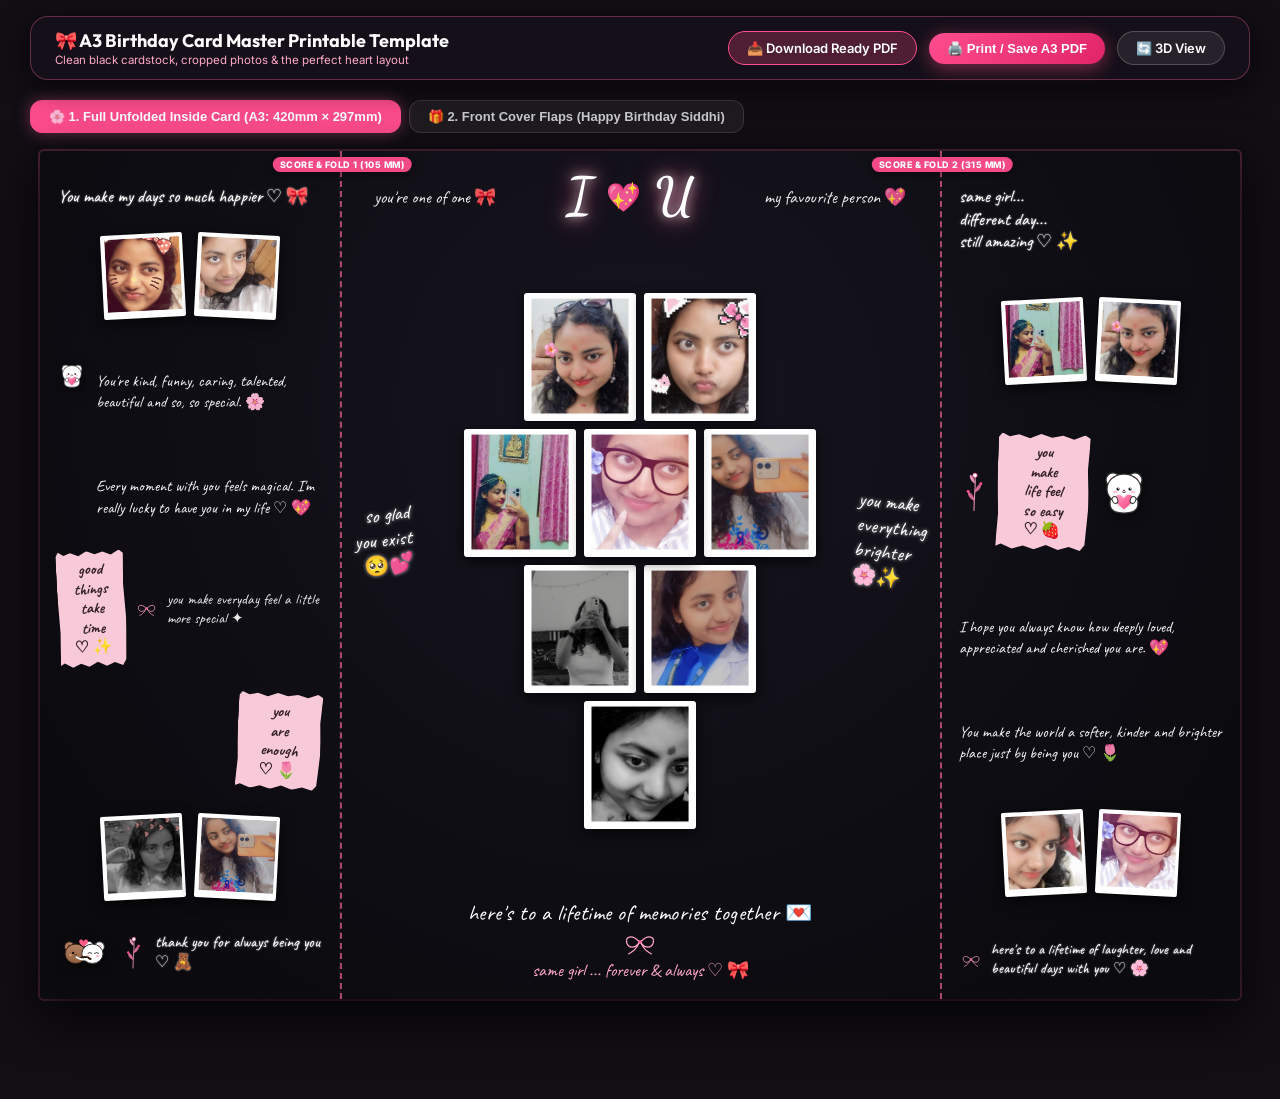
<file: print-template.html>
<!DOCTYPE html>
<html lang="en">
<head>
  <meta charset="UTF-8">
  <meta name="viewport" content="width=device-width, initial-scale=1.0">
  <title>A3 Birthday Card - Master Printable Template</title>
  
  <link rel="preconnect" href="https://fonts.googleapis.com">
  <link rel="preconnect" href="https://fonts.gstatic.com" crossorigin>
  <link href="https://fonts.googleapis.com/css2?family=Caveat:wght@400;600;700&family=Dancing+Script:wght@600;700&family=Inter:wght@400;500;600;700&family=Outfit:wght@600;800;900&family=Sacramento&display=swap" rel="stylesheet">
  
  <style>
    :root {
      --font-ui: 'Inter', sans-serif;
      --font-hand: 'Caveat', cursive;
      --font-call: 'Dancing Script', cursive;
      --font-bold: 'Outfit', sans-serif;
      --pink: #ff4d8d;
      --pink-soft: #ffa8cb;
      --pink-pale: #ffd6e7;
      --card-black: #0b0a0e;
      --gel-pen: #ffffff;
      --dashed-border: rgba(255, 255, 255, 0.9);
      --torn-pink: #f8c9d8;
    }

    * {
      box-sizing: border-box;
      margin: 0;
      padding: 0;
    }

    body {
      background: #110e14;
      color: #fff;
      font-family: var(--font-ui);
      padding: 16px 20px 60px 20px;
      display: flex;
      flex-direction: column;
      align-items: center;
    }

    /* Top Sticky Action Bar */
    .top-toolbar {
      width: 100%;
      max-width: 1220px;
      margin-bottom: 20px;
      display: flex;
      align-items: center;
      justify-content: space-between;
      background: rgba(22, 16, 26, 0.9);
      backdrop-filter: blur(16px);
      border: 1px solid rgba(255, 101, 155, 0.35);
      padding: 12px 24px;
      border-radius: 18px;
      box-shadow: 0 8px 30px rgba(0, 0, 0, 0.6);
      position: sticky;
      top: 15px;
      z-index: 100;
    }

    .toolbar-left h1 {
      font-size: 18px;
      font-family: var(--font-bold);
      color: #fff;
      display: flex;
      align-items: center;
      gap: 8px;
    }

    .toolbar-left p {
      font-size: 11.5px;
      color: var(--pink-soft);
      margin-top: 1px;
    }

    .toolbar-actions {
      display: flex;
      align-items: center;
      gap: 12px;
    }

    .tool-btn {
      display: inline-flex;
      align-items: center;
      gap: 7px;
      padding: 8px 18px;
      border-radius: 20px;
      font-size: 13px;
      font-weight: 600;
      cursor: pointer;
      text-decoration: none;
      transition: all 0.2s ease;
      border: 1px solid rgba(255, 255, 255, 0.2);
      color: #fff;
      background: rgba(255, 255, 255, 0.08);
    }

    .tool-btn:hover {
      background: rgba(255, 255, 255, 0.18);
      border-color: var(--pink);
      transform: translateY(-1px);
    }

    .print-main-btn {
      background: linear-gradient(135deg, #ff4d8d, #e02466);
      border: none;
      box-shadow: 0 4px 18px rgba(255, 77, 141, 0.45);
    }

    .print-main-btn:hover {
      background: linear-gradient(135deg, #ff659b, #ff1a68);
      box-shadow: 0 6px 24px rgba(255, 77, 141, 0.65);
    }

    /* View Switcher Tabs */
    .view-tabs {
      display: flex;
      gap: 8px;
      max-width: 1220px;
      width: 100%;
      margin-bottom: 18px;
    }

    .tab-btn {
      padding: 8px 18px;
      border-radius: 12px;
      background: rgba(255, 255, 255, 0.06);
      border: 1px solid rgba(255, 255, 255, 0.12);
      color: #ccc;
      font-size: 13px;
      font-weight: 600;
      cursor: pointer;
      transition: all 0.2s ease;
    }

    .tab-btn.active {
      background: var(--pink);
      color: #fff;
      border-color: var(--pink);
      box-shadow: 0 0 16px rgba(255, 101, 155, 0.4);
    }

    /* ==========================================================================
       A3 MASTER SHEET (420mm × 297mm Landscape @ 1.414 ratio)
       Screen Representation: 1200px × 848px
       ========================================================================== */
    .sheet-wrapper {
      width: 1200px;
      height: 848px;
      background-color: var(--card-black);
      background-image: 
        radial-gradient(circle at 50% 30%, #17141f 0%, var(--card-black) 85%),
        repeating-linear-gradient(0deg, rgba(255,255,255,0.012), rgba(255,255,255,0.012) 1px, transparent 1px, transparent 2px);
      box-shadow: 0 15px 50px rgba(0, 0, 0, 0.85), 0 0 0 2px rgba(255, 101, 155, 0.25);
      border-radius: 4px;
      position: relative;
      display: flex;
      overflow: hidden;
      margin-bottom: 40px;
    }

    /* Score Guidelines for Folding at 105mm and 315mm */
    .score-guideline {
      position: absolute;
      top: 0;
      bottom: 0;
      width: 0;
      border-left: 2px dashed rgba(255, 101, 155, 0.65);
      z-index: 80;
      pointer-events: none;
    }

    .score-guideline.left-score {
      left: 25%; /* 105 mm */
    }

    .score-guideline.right-score {
      left: 75%; /* 315 mm */
    }

    .score-tag {
      position: absolute;
      top: 6px;
      transform: translateX(-50%);
      background: rgba(255, 77, 141, 0.95);
      color: #fff;
      font-size: 9px;
      font-weight: 800;
      padding: 2px 7px;
      border-radius: 8px;
      text-transform: uppercase;
      letter-spacing: 0.5px;
      box-shadow: 0 2px 6px rgba(0,0,0,0.4);
      white-space: nowrap;
    }

    /* Three Panels */
    .a3-panel {
      height: 100%;
      position: relative;
      padding: 34px 18px 20px 18px;
      display: flex;
      flex-direction: column;
      justify-content: space-between;
    }

    .panel-left {
      width: 25%; /* 105 mm */
      border-right: 1px dashed rgba(255, 255, 255, 0.08);
    }

    .panel-center {
      width: 50%; /* 210 mm */
      display: flex;
      flex-direction: column;
      align-items: center;
      justify-content: space-between;
      padding: 20px 24px 14px 24px;
    }

    .panel-right {
      width: 25%; /* 105 mm */
      border-left: 1px dashed rgba(255, 255, 255, 0.08);
    }

    /* ==========================================================================
       POLAROID PHOTO FRAMES
       ========================================================================== */
    .polaroid-frame {
      position: relative;
      background: #ffffff;
      border-radius: 2px;
      box-shadow: 0 4px 14px rgba(0, 0, 0, 0.7);
      padding: 3.5px 3.5px 7px 3.5px;
      display: flex;
      flex-direction: column;
      align-items: center;
      transition: transform 0.2s ease;
    }

    .polaroid-frame img {
      width: 100%;
      height: 100%;
      object-fit: cover;
      border-radius: 1px;
      display: block;
    }

    .dashed-border {
      position: absolute;
      top: 1.5px;
      left: 1.5px;
      right: 1.5px;
      bottom: 1.5px;
      border: 1.5px dashed var(--dashed-border);
      pointer-events: none;
      border-radius: 1px;
    }

    /* Side Flap Photo Pairs (Clean 2-Photo Rows) */
    .side-photo-row {
      display: flex;
      justify-content: center;
      gap: 12px;
      margin: 4px 0;
    }

    .side-photo-row .polaroid-frame {
      width: 82px;
      height: 84px;
    }

    /* Playful tilt on polaroids */
    .tilt-left { transform: rotate(-3deg); }
    .tilt-right { transform: rotate(3deg); }
    .tilt-slight { transform: rotate(1.5deg); }

    /* ==========================================================================
       CENTER PANEL: THE PERFECT HEART COLLAGE
       ========================================================================== */
    .center-top-header {
      display: flex;
      align-items: center;
      justify-content: space-between;
      width: 100%;
      padding: 0 10px;
    }

    .top-side-quote {
      font-family: var(--font-hand);
      font-size: 18px;
      color: #fff;
      opacity: 0.9;
      display: flex;
      align-items: center;
      gap: 4px;
    }

    .i-heart-u-calligraphy {
      display: flex;
      align-items: center;
      gap: 14px;
    }

    .calligraphy-letter {
      font-family: var(--font-call);
      font-size: 52px;
      font-weight: 700;
      color: #ffffff;
      text-shadow: 0 0 12px rgba(255, 255, 255, 0.8), 0 0 25px var(--pink);
      line-height: 1;
    }

    .calligraphy-heart {
      font-size: 28px;
      color: var(--pink-soft);
      animation: pulseBeat 1.8s infinite ease-in-out;
    }

    @keyframes pulseBeat {
      0%, 100% { transform: scale(1); }
      50% { transform: scale(1.22); }
    }

    /* ----------------------------------------------------
       THE USER-APPROVED PIXEL HEART FORMATION (8 PHOTOS)
       ---------------------------------------------------- */
    .heart-stage-container {
      position: relative;
      width: 352px;
      height: 536px;
      margin: 6px auto;
      display: flex;
      align-items: center;
      justify-content: center;
    }

    .pixel-heart-grid {
      position: relative;
      width: 352px;
      height: 536px;
    }

    .pixel-card {
      position: absolute;
      width: 112px;
      height: 128px;
      background: #ffffff;
      padding: 4px 4px 6px 4px;
      border-radius: 3px;
      box-shadow: 0 4px 14px rgba(0, 0, 0, 0.7);
      transition: transform 0.2s ease, box-shadow 0.2s ease;
      display: flex;
      flex-direction: column;
      align-items: center;
    }

    .pixel-card:hover {
      transform: scale(1.08) !important;
      z-index: 50;
      box-shadow: 0 8px 24px rgba(255, 77, 141, 0.6);
    }

    .pixel-card img {
      width: 100%;
      height: 100%;
      object-fit: cover;
      border-radius: 1px;
      display: block;
    }

    /* Stepped Pixel Heart Coordinates */
    .px-card-1 { left: 60px;  top: 0px; }
    .px-card-2 { left: 180px; top: 0px; }
    .px-card-3 { left: 0px;   top: 136px; }
    .px-card-4 { left: 120px; top: 136px; z-index: 5; }
    .px-card-5 { left: 240px; top: 136px; }
    .px-card-6 { left: 60px;  top: 272px; }
    .px-card-7 { left: 180px; top: 272px; }
    .px-card-8 { left: 120px; top: 408px; z-index: 5; }

    /* Floating Handwritten Annotations Flanking Heart */
    .heart-float-left {
      position: absolute;
      left: -110px;
      top: 46%;
      transform: translateY(-50%) rotate(-6deg);
      font-family: var(--font-hand);
      font-size: 20px;
      color: #fff;
      line-height: 1.25;
      text-align: right;
      text-shadow: 0 0 4px rgba(255,255,255,0.7);
    }

    .heart-float-right {
      position: absolute;
      right: -110px;
      top: 46%;
      transform: translateY(-50%) rotate(6deg);
      font-family: var(--font-hand);
      font-size: 20px;
      color: #fff;
      line-height: 1.25;
      text-align: left;
      text-shadow: 0 0 4px rgba(255,255,255,0.7);
    }

    /* Center Bottom Section */
    .center-bottom-box {
      text-align: center;
      width: 100%;
      margin-bottom: 4px;
    }

    .center-memories-title {
      font-family: var(--font-hand);
      font-size: 22px;
      color: #fff;
      letter-spacing: 0.5px;
    }

    .ribbon-bow-doodle {
      width: 44px;
      height: 26px;
      margin: 3px auto;
    }

    .center-forever-sub {
      font-family: var(--font-hand);
      font-size: 18px;
      color: var(--pink-soft);
    }

    /* ==========================================================================
       SIDE PANELS: TYPOGRAPHY, STICKERS & TORN NOTES
       ========================================================================== */
    .panel-hand-quote {
      font-family: var(--font-hand);
      font-size: 18px;
      line-height: 1.25;
      color: #ffffff;
      text-shadow: 0 0 2px rgba(255,255,255,0.7);
    }

    .letter-with-sticker-box {
      display: flex;
      align-items: flex-start;
      gap: 10px;
      margin: 6px 0;
    }

    .panel-hand-letter {
      font-family: var(--font-hand);
      font-size: 16px;
      line-height: 1.32;
      color: rgba(255, 255, 255, 0.95);
      white-space: pre-line;
    }

    /* Torn-Edge Pink Kraft Paper Notes */
    .torn-paper-note {
      position: relative;
      background-color: var(--torn-pink);
      color: #332028;
      padding: 9px 12px;
      border-radius: 3px;
      box-shadow: 2px 4px 12px rgba(0, 0, 0, 0.5);
      clip-path: polygon(
        0% 4%, 4% 0%, 12% 3%, 22% 1%, 34% 4%, 46% 0%, 58% 3%, 70% 1%, 82% 4%, 94% 0%, 100% 3%,
        98% 30%, 100% 60%, 97% 95%,
        92% 100%, 80% 97%, 68% 100%, 55% 96%, 42% 100%, 30% 97%, 18% 100%, 6% 96%, 0% 98%,
        2% 70%, 0% 35%
      );
    }

    .torn-paper-note.note-1 { width: 90px; transform: rotate(-3deg); }
    .torn-paper-note.note-2 { width: 84px; transform: rotate(3deg); margin-left: auto; }
    .torn-paper-note.note-3 { width: 92px; transform: rotate(2deg); }

    .torn-inner {
      font-family: var(--font-hand);
      font-size: 16px;
      font-weight: 700;
      line-height: 1.22;
      text-align: center;
    }

    .sticker-art {
      width: 54px;
      height: 50px;
      filter: drop-shadow(1px 3px 6px rgba(0,0,0,0.5));
    }

    .sticker-art.hugging {
      width: 66px;
      height: 54px;
    }

    .flower-art {
      width: 30px;
      height: 44px;
    }

    .bow-art {
      width: 38px;
      height: 26px;
    }

    .flex-row-box {
      display: flex;
      align-items: center;
      gap: 8px;
      margin: 4px 0;
    }

    /* ==========================================================================
       FRONT COVER FLAPS SHEET (Happy Birthday Siddhi when closed)
       ========================================================================== */
    .front-cover-sheet {
      width: 600px; /* Represents closed A4 size: 210mm x 297mm */
      height: 848px;
      background: var(--card-black);
      background-image: radial-gradient(circle at 50% 35%, #181420 0%, var(--card-black) 90%);
      box-shadow: 0 15px 50px rgba(0, 0, 0, 0.85), 0 0 0 2px rgba(255, 101, 155, 0.25);
      border-radius: 4px;
      position: relative;
      display: flex;
      flex-direction: column;
      align-items: center;
      justify-content: space-between;
      padding: 36px 28px;
      margin-bottom: 40px;
    }

    .front-seam-line {
      position: absolute;
      top: 0;
      bottom: 0;
      left: 50%;
      width: 0;
      border-left: 2px dashed rgba(255, 255, 255, 0.15);
      z-index: 2;
    }

    .front-foil-header {
      width: 92%;
      height: 110px;
      filter: drop-shadow(0 6px 16px rgba(0,0,0,0.6));
      z-index: 10;
    }

    .front-name-calligraphy {
      font-family: var(--font-call);
      font-size: 58px;
      color: #ffffff;
      text-shadow: 0 0 14px rgba(255, 255, 255, 0.8), 0 0 25px var(--pink);
      letter-spacing: 2px;
      margin-top: -10px;
      z-index: 10;
    }

    .front-big-numbers {
      font-family: var(--font-bold);
      font-weight: 900;
      font-size: 180px;
      line-height: 1;
      color: var(--pink-soft);
      background: linear-gradient(135deg, #ffffff 0%, #ffa8cb 30%, #ff4d8d 70%, #d81b60 100%);
      -webkit-background-clip: text;
      -webkit-text-fill-color: transparent;
      filter: drop-shadow(0 8px 20px rgba(255, 77, 141, 0.65)) drop-shadow(0 2px 4px #fff);
      z-index: 10;
    }

    .front-subtitle-text {
      font-family: var(--font-hand);
      font-size: 24px;
      color: #fff;
      opacity: 0.95;
      text-align: center;
      letter-spacing: 0.5px;
      z-index: 10;
    }

    @page {
      size: A3 landscape;
      margin: 0;
    }

    @media print {
      body {
        background: #0b0a0e !important;
        color: #fff !important;
        -webkit-print-color-adjust: exact !important;
        print-color-adjust: exact !important;
        padding: 0 !important;
        margin: 0 !important;
      }
      .top-toolbar, .view-tabs {
        display: none !important;
      }
      .score-tag {
        display: none !important;
      }
      .score-guideline {
        border-left: 1px dashed rgba(255, 255, 255, 0.2) !important;
      }
      .sheet-wrapper {
        display: flex !important;
        width: 420mm !important;
        height: 297mm !important;
        margin: 0 !important;
        border-radius: 0 !important;
        box-shadow: none !important;
        page-break-after: always !important;
        break-after: page !important;
      }
      .front-cover-sheet {
        display: flex !important;
        width: 420mm !important;
        height: 297mm !important;
        margin: 0 !important;
        border-radius: 0 !important;
        box-shadow: none !important;
        page-break-after: always !important;
        break-after: page !important;
      }
    }
  </style>
</head>
<body>

  <!-- Top Action Toolbar -->
  <header class="top-toolbar">
    <div class="toolbar-left">
      <h1>🎀 A3 Birthday Card Master Printable Template</h1>
      <p>Clean black cardstock, cropped photos & the perfect heart layout</p>
    </div>

    <div class="toolbar-actions">
      <a href="A3_Birthday_Card_Master.pdf" download="A3_Birthday_Card_Master.pdf" class="tool-btn" style="background: rgba(255, 77, 141, 0.25); border-color: var(--pink);">
        <span>📥 Download Ready PDF</span>
      </a>
      <button class="tool-btn print-main-btn" onclick="window.print()">
        <span>🖨️ Print / Save A3 PDF</span>
      </button>
      <a href="index.html" class="tool-btn">
        <span>🔄 3D View</span>
      </a>
    </div>
  </header>

  <!-- View Switcher Tabs -->
  <div class="view-tabs">
    <button class="tab-btn active" id="tabInside" onclick="switchView('inside')">
      🌸 1. Full Unfolded Inside Card (A3: 420mm × 297mm)
    </button>
    <button class="tab-btn" id="tabFront" onclick="switchView('front')">
      🎁 2. Front Cover Flaps (Happy Birthday Siddhi)
    </button>
  </div>

  <!-- ========================================================================== -->
  <!-- 1. FULL UNFOLDED A3 INSIDE CARD (420mm x 297mm Landscape)                  -->
  <!-- ========================================================================== -->
  <div class="sheet-wrapper" id="viewInsideCard">
    
    <!-- Score Guidelines for Gatefold Folding at 105mm and 315mm -->
    <div class="score-guideline left-score">
      <div class="score-tag">Score & Fold 1 (105 mm)</div>
    </div>
    <div class="score-guideline right-score">
      <div class="score-tag">Score & Fold 2 (315 mm)</div>
    </div>

    <!-- ---------------------------------------------------- -->
    <!-- LEFT FLAP (105mm wide)                               -->
    <!-- ---------------------------------------------------- -->
    <div class="a3-panel panel-left">
      <!-- 1. Top Quote -->
      <div class="panel-hand-quote">
        You make my days so much happier ♡ 🎀
      </div>

      <!-- 2. Top Pair of Polaroid Photos (Cropped & Upright) -->
      <div class="side-photo-row">
        <div class="polaroid-frame tilt-left">
          <img src="photos_cropped/crop_11.jpg" alt="Memory 11">
          <div class="dashed-border"></div>
        </div>
        <div class="polaroid-frame tilt-right">
          <img src="photos_cropped/crop_12.jpg" alt="Memory 12">
          <div class="dashed-border"></div>
        </div>
      </div>

      <!-- 3. Bear Sticker & Love Letter Row -->
      <div class="letter-with-sticker-box">
        <div class="sticker-art" id="boxBearLeft"></div>
        <div class="panel-hand-letter">
          You're kind, funny, caring, talented, beautiful and so, so special. 🌸
          <br><br>
          Every moment with you feels magical. I'm really lucky to have you in my life ♡ 💖
        </div>
      </div>

      <!-- 4. Torn Paper Scrap 1 & Bow Doodle -->
      <div class="flex-row-box">
        <div class="torn-paper-note note-1">
          <div class="torn-inner">good<br>things<br>take<br>time<br>♡ ✨</div>
        </div>
        <div class="bow-art" id="boxBowLeft"></div>
        <div style="font-family: var(--font-hand); font-size: 15px; color: #fff; opacity: 0.9;">
          you make everyday feel a little more special ✦
        </div>
      </div>

      <!-- 5. Torn Paper Scrap 2 -->
      <div class="torn-paper-note note-2">
        <div class="torn-inner">you<br>are<br>enough<br>♡ 🌷</div>
      </div>

      <!-- 6. Bottom Pair of Polaroid Photos -->
      <div class="side-photo-row">
        <div class="polaroid-frame tilt-left">
          <img src="photos_cropped/crop_13.jpg" alt="Memory 13">
          <div class="dashed-border"></div>
        </div>
        <div class="polaroid-frame tilt-right">
          <img src="photos_cropped/crop_14.jpg" alt="Memory 14">
          <div class="dashed-border"></div>
        </div>
      </div>

      <!-- 7. Bottom Farewell with Hugging Bears Sticker -->
      <div style="display: flex; align-items: center; gap: 10px;">
        <div class="sticker-art hugging" id="boxBearsHugging"></div>
        <div class="flower-art" id="boxFlowerLeft"></div>
        <div class="panel-hand-quote" style="font-size: 16px;">
          thank you for always being you ♡ 🧸
        </div>
      </div>
    </div>

    <!-- ---------------------------------------------------- -->
    <!-- CENTER PANEL (210mm wide) - THE PERFECT HEART COLLAGE -->
    <!-- ---------------------------------------------------- -->
    <div class="a3-panel panel-center">
      
      <!-- Top Row: "I [❤️] U" Cursive Calligraphy Header -->
      <div class="center-top-header">
        <span class="top-side-quote">you're one of one 🎀</span>
        
        <div class="i-heart-u-calligraphy">
          <span class="calligraphy-letter">I</span>
          <span class="calligraphy-heart">💖</span>
          <span class="calligraphy-letter">U</span>
        </div>

        <span class="top-side-quote">my favourite person 💖</span>
      </div>

      <!-- THE USER-APPROVED PIXEL HEART COLLAGE STAGE -->
      <div class="heart-stage-container">
        
        <!-- Floating Left & Right Handwritten Annotations -->
        <div class="heart-float-left">
          so glad<br>you exist<br>🥺💕
        </div>
        <div class="heart-float-right">
          you make<br>everything<br>brighter<br>🌸✨
        </div>

        <!-- 8 High-Res Photos in Stepped Pixel Heart Formation -->
        <div class="pixel-heart-grid">
          
          <!-- Row 1: Left Lobe (Photo 16) & Right Lobe (Photo 07) -->
          <div class="pixel-card px-card-1">
            <img src="heart_cards/card_1.jpg" alt="Memory 1">
          </div>
          <div class="pixel-card px-card-2">
            <img src="heart_cards/card_2.jpg" alt="Memory 2">
          </div>

          <!-- Row 2: Cheek L (Photo 15), Center (Photo 08), Cheek R (Photo 14) -->
          <div class="pixel-card px-card-3">
            <img src="heart_cards/card_3.jpg" alt="Memory 3">
          </div>
          <div class="pixel-card px-card-4">
            <img src="heart_cards/card_4.jpg" alt="Memory 4">
          </div>
          <div class="pixel-card px-card-5">
            <img src="heart_cards/card_5.jpg" alt="Memory 5">
          </div>

          <!-- Row 3: Taper L (Photo 10) & Taper R (Photo 09) -->
          <div class="pixel-card px-card-6">
            <img src="heart_cards/card_6.jpg" alt="Memory 6">
          </div>
          <div class="pixel-card px-card-7">
            <img src="heart_cards/card_7.jpg" alt="Memory 7">
          </div>

          <!-- Row 4: Pointed Bottom Tip (Photo 05) -->
          <div class="pixel-card px-card-8">
            <img src="heart_cards/card_8.jpg" alt="Memory 8">
          </div>

        </div>
      </div>

      <!-- Center Bottom Footer -->
      <div class="center-bottom-box">
        <div class="center-memories-title">
          here's to a lifetime of memories together 💌
        </div>
        <div class="ribbon-bow-doodle" id="boxBowCenter"></div>
        <div class="center-forever-sub">
          same girl ... forever & always ♡ 🎀
        </div>
      </div>

    </div>

    <!-- ---------------------------------------------------- -->
    <!-- RIGHT FLAP (105mm wide)                              -->
    <!-- ---------------------------------------------------- -->
    <div class="a3-panel panel-right">
      <!-- 1. Top Quote -->
      <div class="panel-hand-quote">
        same girl...<br>different day...<br>still amazing ♡ ✨
      </div>

      <!-- 2. Top Pair of Polaroid Photos -->
      <div class="side-photo-row">
        <div class="polaroid-frame tilt-left">
          <img src="photos_cropped/crop_15.jpg" alt="Memory 15">
          <div class="dashed-border"></div>
        </div>
        <div class="polaroid-frame tilt-right">
          <img src="photos_cropped/crop_16.jpg" alt="Memory 16">
          <div class="dashed-border"></div>
        </div>
      </div>

      <!-- 3. Torn Paper Scrap 3 with Flower & Bear -->
      <div class="flex-row-box">
        <div class="flower-art" id="boxFlowerRight"></div>
        <div class="torn-paper-note note-3">
          <div class="torn-inner">you<br>make<br>life feel<br>so easy<br>♡ 🍓</div>
        </div>
        <div class="sticker-art" id="boxBearRight"></div>
      </div>

      <!-- 4. Sweet Love Letter -->
      <div class="panel-hand-letter">
        I hope you always know how deeply loved, appreciated and cherished you are. 💖
        <br><br>
        You make the world a softer, kinder and brighter place just by being you ♡ 🌷
      </div>

      <!-- 5. Bottom Pair of Polaroid Photos -->
      <div class="side-photo-row">
        <div class="polaroid-frame tilt-left">
          <img src="photos_cropped/crop_17.jpg" alt="Memory 17">
          <div class="dashed-border"></div>
        </div>
        <div class="polaroid-frame tilt-right">
          <img src="photos_cropped/crop_08.jpg" alt="Memory 8">
          <div class="dashed-border"></div>
        </div>
      </div>

      <!-- 6. Bottom Lifetime Quote with Bow Doodle -->
      <div style="display: flex; align-items: center; gap: 8px;">
        <div class="bow-art" id="boxBowRight"></div>
        <div class="panel-hand-quote" style="font-size: 15px;">
          here's to a lifetime of laughter, love and beautiful days with you ♡ 🌸
        </div>
      </div>
    </div>

  </div> <!-- /sheet-wrapper -->


  <!-- ========================================================================== -->
  <!-- 2. FRONT COVER FLAPS SHEET (Happy Birthday Siddhi + Giant Foil Numbers)     -->
  <!-- ========================================================================== -->
  <div class="front-cover-sheet" id="viewFrontCover" style="display: none;">
    <div class="front-seam-line"></div>

    <!-- 3D Foil HAPPY BIRTHDAY Balloon Header -->
    <div class="front-foil-header" id="frontFoilHbdBox"></div>

    <!-- Big Cursive Calligraphy: Siddhi -->
    <div class="front-name-calligraphy">
      Siddhi ♡
    </div>

    <!-- Big 3D Foil Balloon Numbers ("18") -->
    <div class="front-big-numbers">
      18
    </div>

    <!-- Yarn Bows & Glossy Hearts Row -->
    <div style="display: flex; gap: 24px; align-items: center; z-index: 10;">
      <div class="bow-art" id="frontBow1" style="width: 48px; height: 38px;"></div>
      <div class="sticker-art" id="frontHeart1" style="width: 36px; height: 36px;"></div>
      <div class="bow-art" id="frontBow2" style="width: 48px; height: 38px;"></div>
      <div class="sticker-art" id="frontHeart2" style="width: 36px; height: 36px;"></div>
      <div class="bow-art" id="frontBow3" style="width: 48px; height: 38px;"></div>
    </div>

    <!-- Romantic Subtitle on Front -->
    <div class="front-subtitle-text">
      To the girl who has my whole heart ♡ 🎀
    </div>
  </div>


  <!-- Vector Assets & Scripts -->
  <script src="assets.js"></script>
  <script>
    document.addEventListener("DOMContentLoaded", () => {
      // Inject Milk & Mocha Bear Stickers
      const bearLeft = document.getElementById("boxBearLeft");
      if (bearLeft) bearLeft.innerHTML = ASSETS.bearHeartSvg;

      const bearsHugging = document.getElementById("boxBearsHugging");
      if (bearsHugging) bearsHugging.innerHTML = ASSETS.bearsHuggingSvg;

      const bearRight = document.getElementById("boxBearRight");
      if (bearRight) bearRight.innerHTML = ASSETS.bearHeartSvg;

      // Inject Bow Doodles
      const bowLeft = document.getElementById("boxBowLeft");
      if (bowLeft) bowLeft.innerHTML = ASSETS.drawnBowSvg;

      const bowCenter = document.getElementById("boxBowCenter");
      if (bowCenter) bowCenter.innerHTML = ASSETS.drawnBowSvg;

      const bowRight = document.getElementById("boxBowRight");
      if (bowRight) bowRight.innerHTML = ASSETS.drawnBowSvg;

      // Inject Flower Doodles
      const flowerLeft = document.getElementById("boxFlowerLeft");
      if (flowerLeft) flowerLeft.innerHTML = ASSETS.botanicalStemSvg;

      const flowerRight = document.getElementById("boxFlowerRight");
      if (flowerRight) flowerRight.innerHTML = ASSETS.botanicalStemSvg;

      // Front Cover Assets
      const frontHbd = document.getElementById("frontFoilHbdBox");
      if (frontHbd) frontHbd.innerHTML = ASSETS.happyBirthdayBalloonSvg;

      const fb1 = document.getElementById("frontBow1");
      const fb2 = document.getElementById("frontBow2");
      const fb3 = document.getElementById("frontBow3");
      if (fb1) fb1.innerHTML = ASSETS.yarnBowSvg;
      if (fb2) fb2.innerHTML = ASSETS.yarnBowSvg;
      if (fb3) fb3.innerHTML = ASSETS.yarnBowSvg;

      const fh1 = document.getElementById("frontHeart1");
      const fh2 = document.getElementById("frontHeart2");
      if (fh1) fh1.innerHTML = ASSETS.glossyHeartSvg;
      if (fh2) fh2.innerHTML = ASSETS.glossyHeartSvg;
    });

    // View Switcher between Inside Card & Front Cover
    function switchView(view) {
      const inside = document.getElementById("viewInsideCard");
      const front = document.getElementById("viewFrontCover");
      const tabInside = document.getElementById("tabInside");
      const tabFront = document.getElementById("tabFront");

      if (view === "inside") {
        inside.style.display = "flex";
        front.style.display = "none";
        tabInside.classList.add("active");
        tabFront.classList.remove("active");
      } else {
        inside.style.display = "none";
        front.style.display = "flex";
        tabInside.classList.remove("active");
        tabFront.classList.add("active");
      }
    }
  </script>
</body>
</html>
</file>
